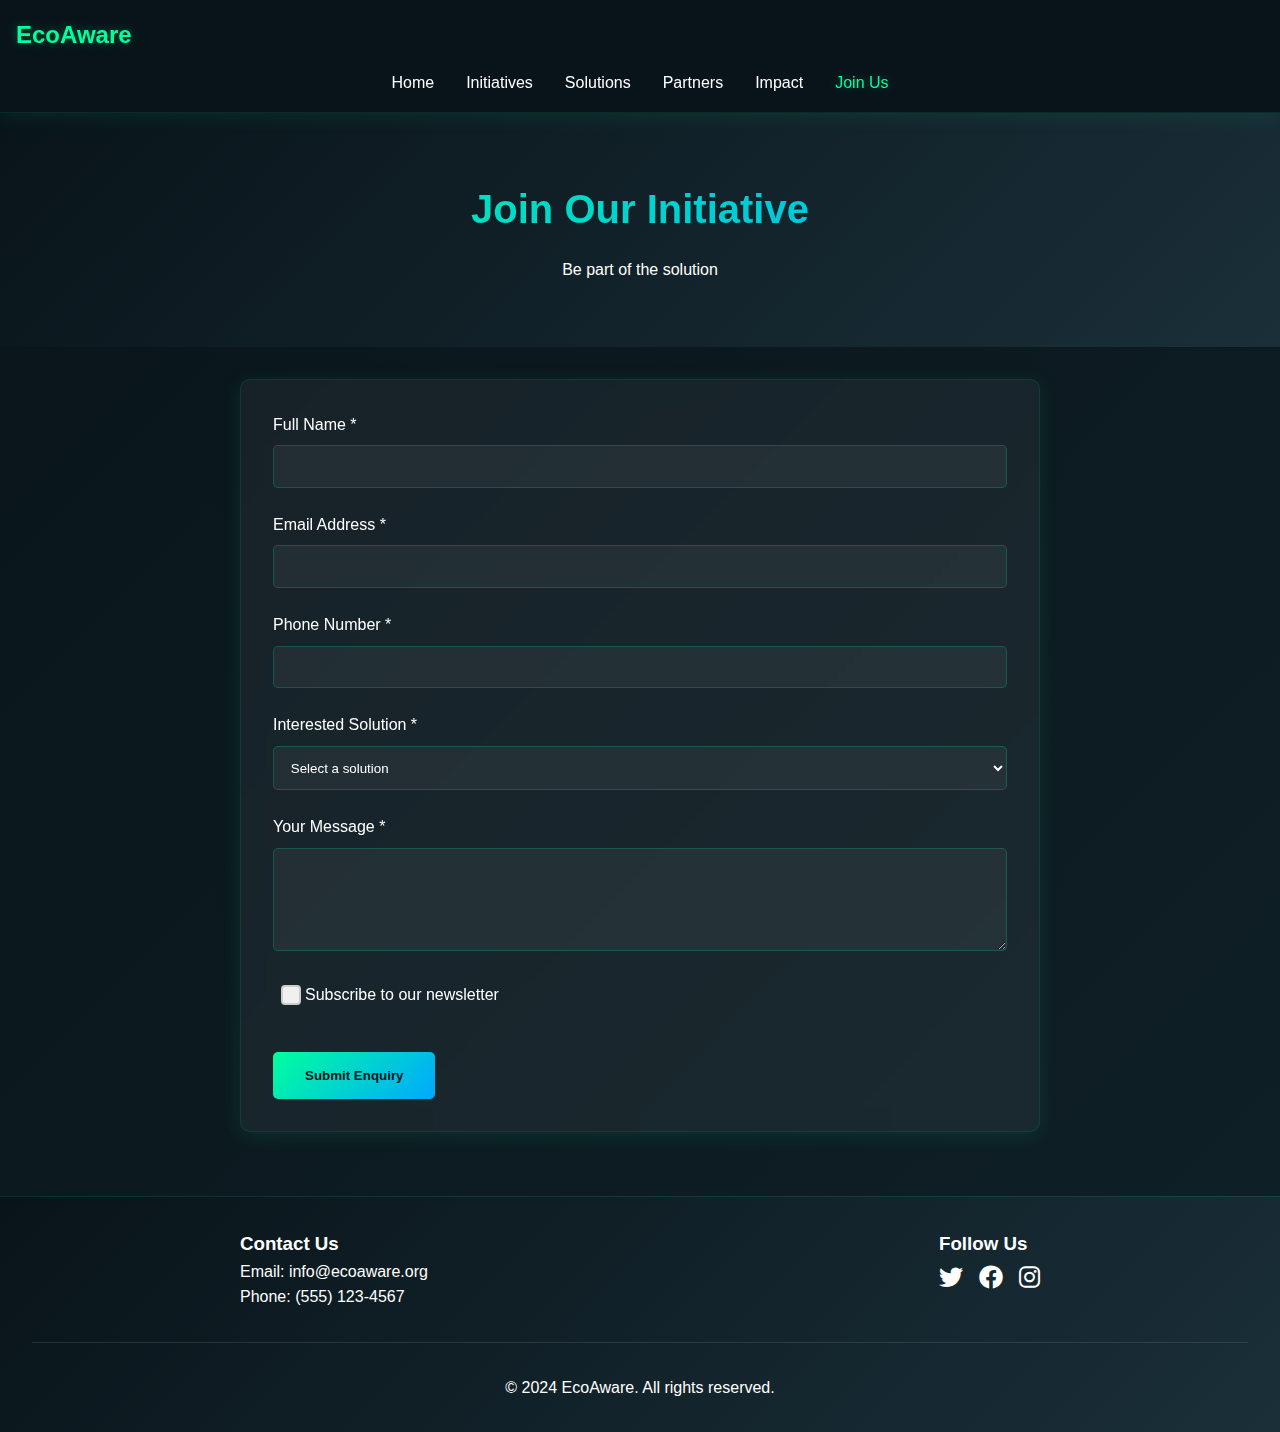
<file: enquiry.html>
<!DOCTYPE html>
<html lang="en">

<head>
    <meta charset="UTF-8">
    <meta name="viewport" content="width=device-width, initial-scale=1.0">
    <title>Join Us - Sustainability Awareness Hub</title>
    <link rel="stylesheet" href="style.css">
    <link rel="stylesheet" href="https://cdnjs.cloudflare.com/ajax/libs/font-awesome/6.0.0/css/all.min.css">
</head>

<body>
    <nav>
        <div class="logo">EcoAware</div>
        <ul>
            <li><a href="index.html">Home</a></li>
            <li><a href="initiatives.html">Initiatives</a></li>
            <li><a href="initiatives2.html">Solutions</a></li>
            <li><a href="partners.html">Partners</a></li>
            <li><a href="impact.html">Impact</a></li>
            <li><a href="enquiry.html" class="active">Join Us</a></li>
        </ul>
    </nav>

    <main class="enquiry-page">
        <section class="page-header">
            <h1>Join Our Initiative</h1>
            <p>Be part of the solution</p>
        </section>

        <section class="enquiry-form">
            <form id="contactForm" onsubmit="return validateAndSubmit(event)">
                <div class="form-group">
                    <label for="name">Full Name *</label>
                    <input type="text" id="name" name="name" required>
                </div>

                <div class="form-group">
                    <label for="email">Email Address *</label>
                    <input type="email" id="email" name="email" required>
                </div>

                <div class="form-group">
                    <label for="phone">Phone Number *</label>
                    <input type="tel" id="phone" name="phone" required>
                </div>

                <div class="form-group">
                    <label for="solution">Interested Solution *</label>
                    <select id="solution" name="solution" required>
                        <option class="select-option" value="">Select a solution</option>
                        <option class="select-option" value="renewable">Renewable Energy</option>
                        <option class="select-option" value="waste">Waste Management</option>
                        <option class="select-option" value="education">Environmental Education</option>
                        <option class="select-option" value="community">Community Projects</option>
                    </select>
                </div>

                <div class="form-group">
                    <label for="message">Your Message *</label>
                    <textarea id="message" name="message" rows="5" required></textarea>
                </div>

                <div class="form-group">
                    <label class="custom-checkbox">
                        <input type="checkbox" id="newsletter" name="newsletter">
                        <span class="checkmark"></span>
                        Subscribe to our newsletter
                    </label>
                </div>

                <button type="submit" class="cta-button">Submit Enquiry</button>
            </form>
        </section>
    </main>

    <footer>
        <div class="footer-content">
            <div class="footer-section">
                <h3>Contact Us</h3>
                <p>Email: info@ecoaware.org</p>
                <p>Phone: (555) 123-4567</p>
            </div>
            <div class="footer-section">
                <h3>Follow Us</h3>
                <div class="social-links">
                    <a href="#"><i class="fab fa-twitter"></i></a>
                    <a href="#"><i class="fab fa-facebook"></i></a>
                    <a href="#"><i class="fab fa-instagram"></i></a>
                </div>
            </div>
        </div>
        <div class="footer-bottom">
            <p>&copy; 2024 EcoAware. All rights reserved.</p>
        </div>
    </footer>

    <script src="script.js"></script>
</body>

</html>
</file>
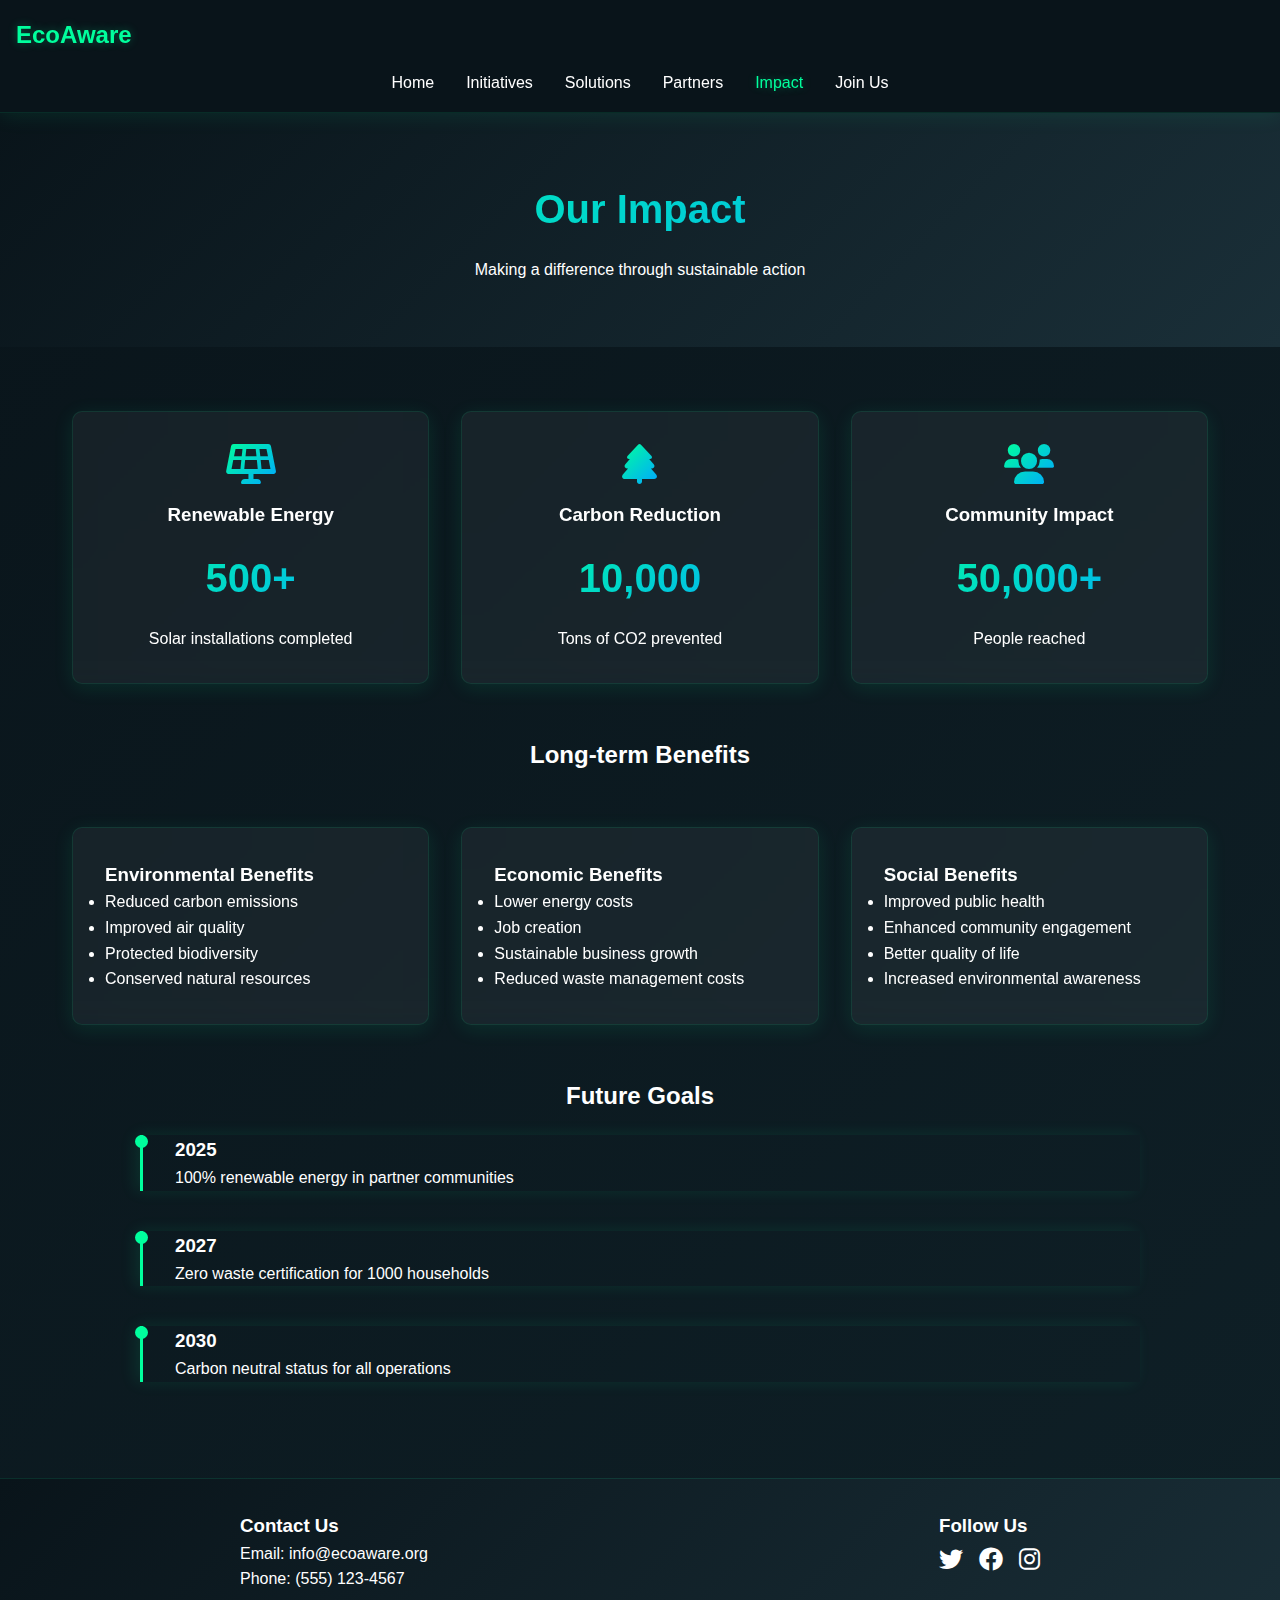
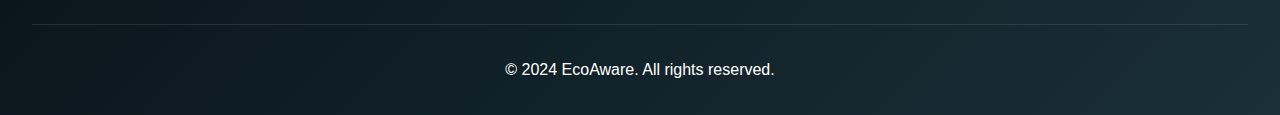
<file: impact.html>
<!DOCTYPE html>
<html lang="en">

<head>
    <meta charset="UTF-8">
    <meta name="viewport" content="width=device-width, initial-scale=1.0">
    <title>Our Impact - Sustainability Awareness Hub</title>
    <link rel="stylesheet" href="style.css">
    <link rel="stylesheet" href="https://cdnjs.cloudflare.com/ajax/libs/font-awesome/6.0.0/css/all.min.css">
</head>

<body>
    <nav>
        <div class="logo">EcoAware</div>
        <ul>
            <li><a href="index.html">Home</a></li>
            <li><a href="initiatives.html">Initiatives</a></li>
            <li><a href="initiatives2.html">Solutions</a></li>
            <li><a href="partners.html">Partners</a></li>
            <li><a href="impact.html" class="active">Impact</a></li>
            <li><a href="enquiry.html">Join Us</a></li>
        </ul>
    </nav>

    <main class="impact-page">
        <section class="page-header">
            <h1>Our Impact</h1>
            <p>Making a difference through sustainable action</p>
        </section>

        <section class="impact-stats">
            <div class="stat-card">
                <i class="fas fa-solar-panel"></i>
                <h3>Renewable Energy</h3>
                <p class="stat-number">500+</p>
                <p>Solar installations completed</p>
            </div>
            <div class="stat-card">
                <i class="fas fa-tree"></i>
                <h3>Carbon Reduction</h3>
                <p class="stat-number">10,000</p>
                <p>Tons of CO2 prevented</p>
            </div>
            <div class="stat-card">
                <i class="fas fa-users"></i>
                <h3>Community Impact</h3>
                <p class="stat-number">50,000+</p>
                <p>People reached</p>
            </div>
        </section>

        <section class="impact-details">
            <h2 class="center">Long-term Benefits</h2>
            <div class="benefits-grid">
                <div class="benefit-card">
                    <h3>Environmental Benefits</h3>
                    <ul>
                        <li>Reduced carbon emissions</li>
                        <li>Improved air quality</li>
                        <li>Protected biodiversity</li>
                        <li>Conserved natural resources</li>
                    </ul>
                </div>
                <div class="benefit-card">
                    <h3>Economic Benefits</h3>
                    <ul>
                        <li>Lower energy costs</li>
                        <li>Job creation</li>
                        <li>Sustainable business growth</li>
                        <li>Reduced waste management costs</li>
                    </ul>
                </div>
                <div class="benefit-card">
                    <h3>Social Benefits</h3>
                    <ul>
                        <li>Improved public health</li>
                        <li>Enhanced community engagement</li>
                        <li>Better quality of life</li>
                        <li>Increased environmental awareness</li>
                    </ul>
                </div>
            </div>
        </section>

        <section class="future-goals">
            <h2 class="center">Future Goals</h2>
            <div class="goals-timeline">
                <div class="goal">
                    <h3>2025</h3>
                    <p>100% renewable energy in partner communities</p>
                </div>
                <div class="goal">
                    <h3>2027</h3>
                    <p>Zero waste certification for 1000 households</p>
                </div>
                <div class="goal">
                    <h3>2030</h3>
                    <p>Carbon neutral status for all operations</p>
                </div>
            </div>
        </section>
    </main>

    <footer>
        <div class="footer-content">
            <div class="footer-section">
                <h3>Contact Us</h3>
                <p>Email: info@ecoaware.org</p>
                <p>Phone: (555) 123-4567</p>
            </div>
            <div class="footer-section">
                <h3>Follow Us</h3>
                <div class="social-links">
                    <a href="#"><i class="fab fa-twitter"></i></a>
                    <a href="#"><i class="fab fa-facebook"></i></a>
                    <a href="#"><i class="fab fa-instagram"></i></a>
                </div>
            </div>
        </div>
        <div class="footer-bottom">
            <p>&copy; 2024 EcoAware. All rights reserved.</p>
        </div>
    </footer>
</body>

</html>
</file>
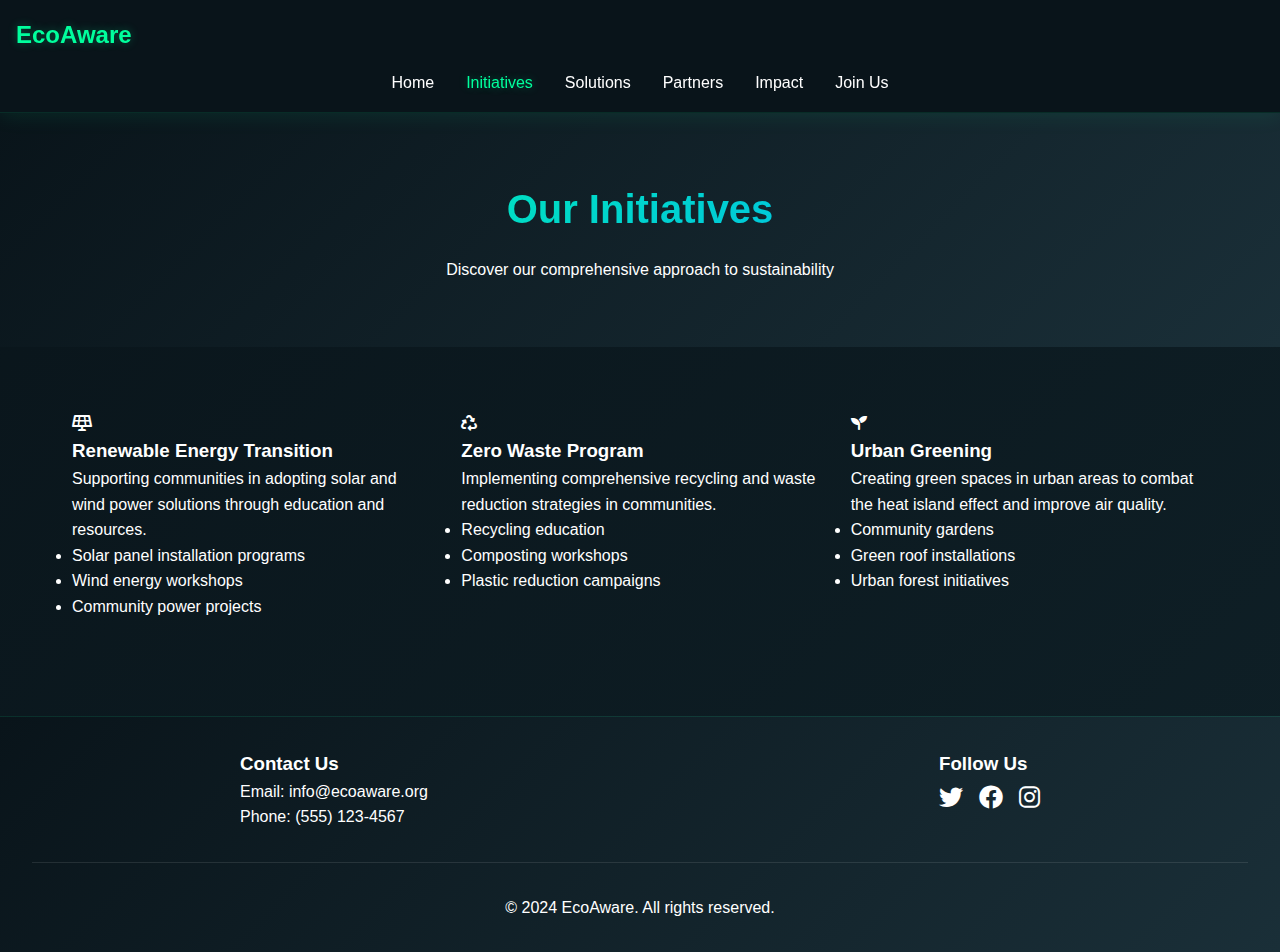
<file: initiatives.html>
<!DOCTYPE html>
<html lang="en">
<head>
    <meta charset="UTF-8">
    <meta name="viewport" content="width=device-width, initial-scale=1.0">
    <title>Our Initiatives - Sustainability Awareness Hub</title>
    <link rel="stylesheet" href="style.css">
    <link rel="stylesheet" href="https://cdnjs.cloudflare.com/ajax/libs/font-awesome/6.0.0/css/all.min.css">
</head>
<body>
    <nav>
        <div class="logo">EcoAware</div>
        <ul>
            <li><a href="index.html">Home</a></li>
            <li><a href="initiatives.html" class="active">Initiatives</a></li>
            <li><a href="initiatives2.html">Solutions</a></li>
            <li><a href="partners.html">Partners</a></li>
            <li><a href="impact.html">Impact</a></li>
            <li><a href="enquiry.html">Join Us</a></li>
        </ul>
    </nav>

    <main class="initiatives-page">
        <section class="page-header">
            <h1>Our Initiatives</h1>
            <p>Discover our comprehensive approach to sustainability</p>
        </section>

        <section class="initiatives-grid">
            <div class="initiative-card">
                <i class="fas fa-solar-panel"></i>
                <h3>Renewable Energy Transition</h3>
                <p>Supporting communities in adopting solar and wind power solutions through education and resources.</p>
                <ul>
                    <li>Solar panel installation programs</li>
                    <li>Wind energy workshops</li>
                    <li>Community power projects</li>
                </ul>
            </div>

            <div class="initiative-card">
                <i class="fas fa-recycle"></i>
                <h3>Zero Waste Program</h3>
                <p>Implementing comprehensive recycling and waste reduction strategies in communities.</p>
                <ul>
                    <li>Recycling education</li>
                    <li>Composting workshops</li>
                    <li>Plastic reduction campaigns</li>
                </ul>
            </div>

            <div class="initiative-card">
                <i class="fas fa-seedling"></i>
                <h3>Urban Greening</h3>
                <p>Creating green spaces in urban areas to combat the heat island effect and improve air quality.</p>
                <ul>
                    <li>Community gardens</li>
                    <li>Green roof installations</li>
                    <li>Urban forest initiatives</li>
                </ul>
            </div>
        </section>
    </main>

    <footer>
        <div class="footer-content">
            <div class="footer-section">
                <h3>Contact Us</h3>
                <p>Email: info@ecoaware.org</p>
                <p>Phone: (555) 123-4567</p>
            </div>
            <div class="footer-section">
                <h3>Follow Us</h3>
                <div class="social-links">
                    <a href="#"><i class="fab fa-twitter"></i></a>
                    <a href="#"><i class="fab fa-facebook"></i></a>
                    <a href="#"><i class="fab fa-instagram"></i></a>
                </div>
            </div>
        </div>
        <div class="footer-bottom">
            <p>&copy; 2024 EcoAware. All rights reserved.</p>
        </div>
    </footer>
</body>
</html>
</file>
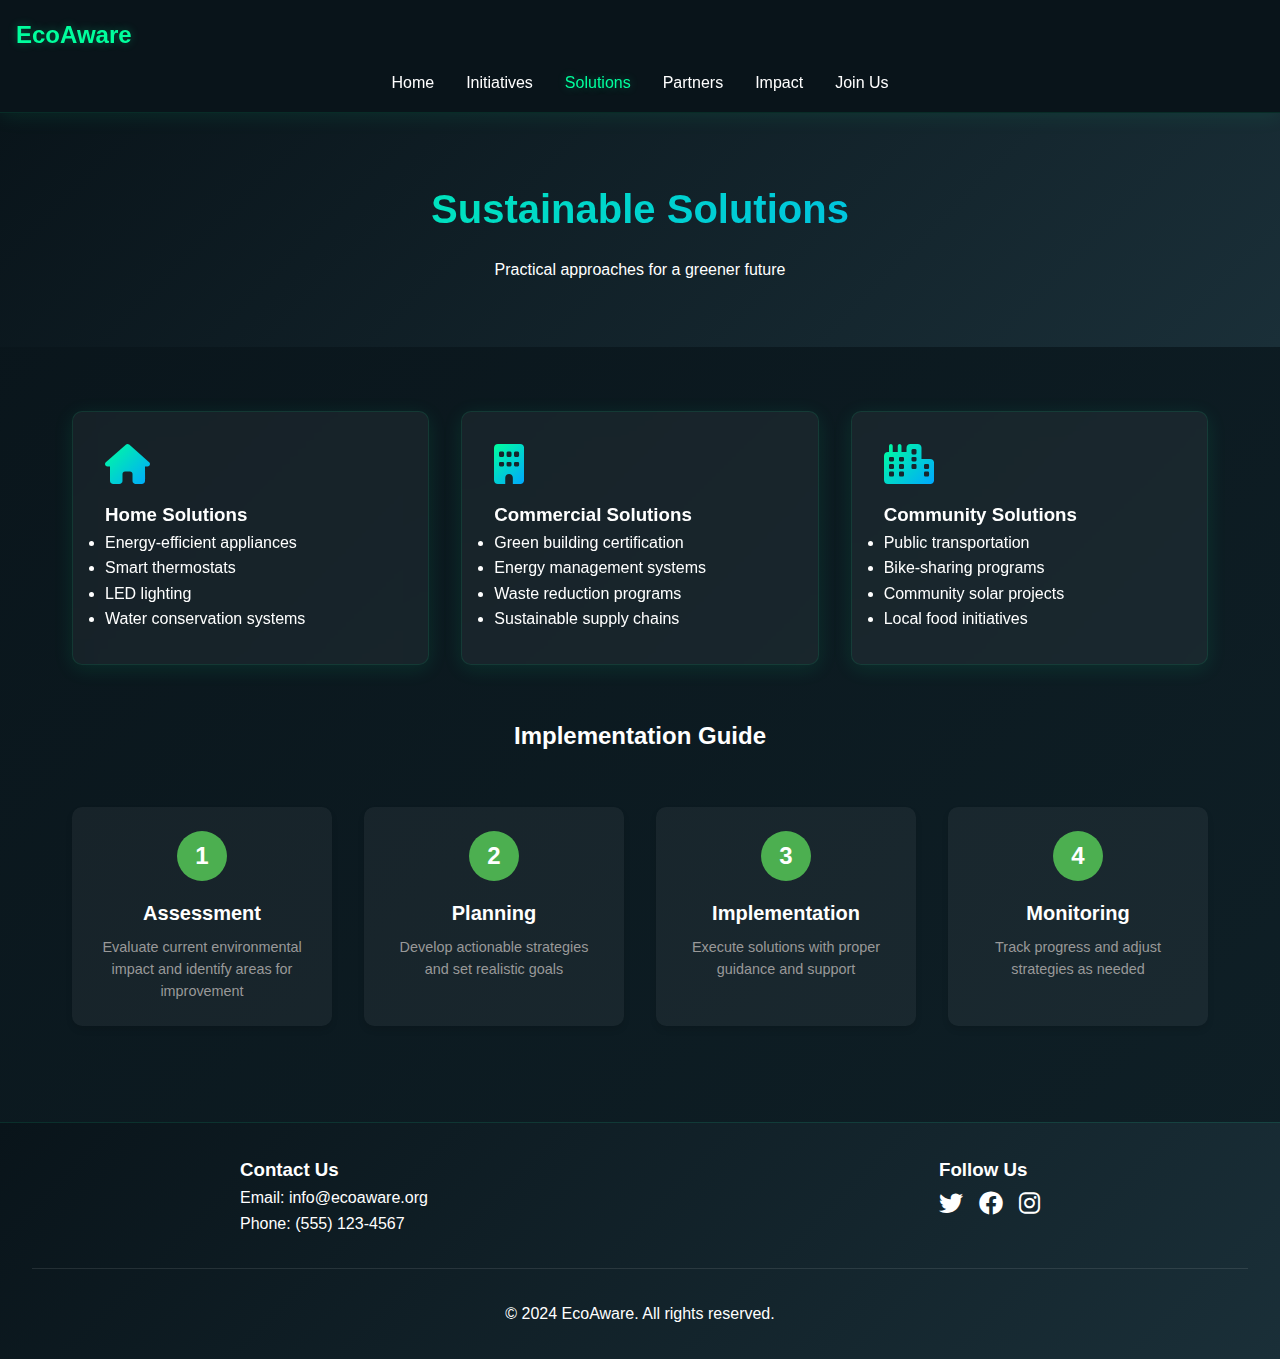
<file: initiatives2.html>
<!DOCTYPE html>
<html lang="en">

<head>
    <meta charset="UTF-8">
    <meta name="viewport" content="width=device-width, initial-scale=1.0">
    <title>Sustainable Solutions - Sustainability Awareness Hub</title>
    <link rel="stylesheet" href="style.css">
    <link rel="stylesheet" href="https://cdnjs.cloudflare.com/ajax/libs/font-awesome/6.0.0/css/all.min.css">
</head>

<body>
    <nav>
        <div class="logo">EcoAware</div>
        <ul>
            <li><a href="index.html">Home</a></li>
            <li><a href="initiatives.html">Initiatives</a></li>
            <li><a href="initiatives2.html" class="active">Solutions</a></li>
            <li><a href="partners.html">Partners</a></li>
            <li><a href="impact.html">Impact</a></li>
            <li><a href="enquiry.html">Join Us</a></li>
        </ul>
    </nav>

    <main class="solutions-page">
        <section class="page-header">
            <h1>Sustainable Solutions</h1>
            <p>Practical approaches for a greener future</p>
        </section>

        <section class="solutions-grid">
            <div class="solution-card">
                <i class="fas fa-home"></i>
                <h3>Home Solutions</h3>
                <div class="solution-content">
                    <ul>
                        <li>Energy-efficient appliances</li>
                        <li>Smart thermostats</li>
                        <li>LED lighting</li>
                        <li>Water conservation systems</li>
                    </ul>
                </div>
            </div>

            <div class="solution-card">
                <i class="fas fa-building"></i>
                <h3>Commercial Solutions</h3>
                <div class="solution-content">
                    <ul>
                        <li>Green building certification</li>
                        <li>Energy management systems</li>
                        <li>Waste reduction programs</li>
                        <li>Sustainable supply chains</li>
                    </ul>
                </div>
            </div>

            <div class="solution-card">
                <i class="fas fa-city"></i>
                <h3>Community Solutions</h3>
                <div class="solution-content">
                    <ul>
                        <li>Public transportation</li>
                        <li>Bike-sharing programs</li>
                        <li>Community solar projects</li>
                        <li>Local food initiatives</li>
                    </ul>
                </div>
            </div>
        </section>

        <section class="implementation-guide">
            <h2 class="center">Implementation Guide</h2>
            <div class="guide-steps">
                <div class="step">
                    <span class="step-number">1</span>
                    <h4>Assessment</h4>
                    <p>Evaluate current environmental impact and identify areas for improvement</p>
                </div>
                <div class="step">
                    <span class="step-number">2</span>
                    <h4>Planning</h4>
                    <p>Develop actionable strategies and set realistic goals</p>
                </div>
                <div class="step">
                    <span class="step-number">3</span>
                    <h4>Implementation</h4>
                    <p>Execute solutions with proper guidance and support</p>
                </div>
                <div class="step">
                    <span class="step-number">4</span>
                    <h4>Monitoring</h4>
                    <p>Track progress and adjust strategies as needed</p>
                </div>
            </div>
        </section>
    </main>

    <footer>
        <div class="footer-content">
            <div class="footer-section">
                <h3>Contact Us</h3>
                <p>Email: info@ecoaware.org</p>
                <p>Phone: (555) 123-4567</p>
            </div>
            <div class="footer-section">
                <h3>Follow Us</h3>
                <div class="social-links">
                    <a href="#"><i class="fab fa-twitter"></i></a>
                    <a href="#"><i class="fab fa-facebook"></i></a>
                    <a href="#"><i class="fab fa-instagram"></i></a>
                </div>
            </div>
        </div>
        <div class="footer-bottom">
            <p>&copy; 2024 EcoAware. All rights reserved.</p>
        </div>
    </footer>
</body>

</html>
</file>
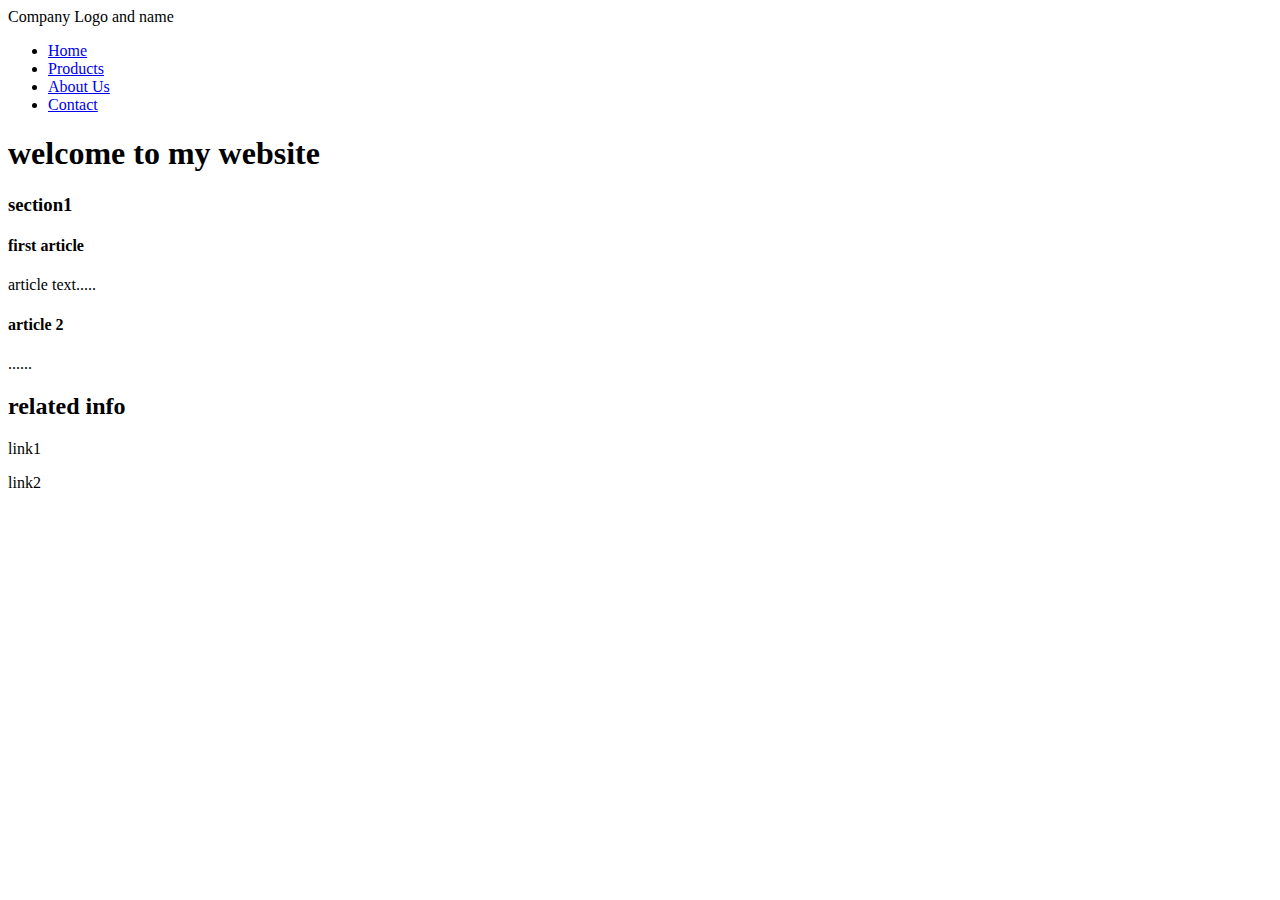
<file: projectweb.html>
<!DOCTYPE html>
<html lang="en">
<head>
    <meta charset="UTF-8">
    <meta name="viewport" content="width=device-width, initial-scale=1.0">
    <title>Lesson 6</title>
</head>
<body>
    <header> Company Logo and name
    <nav>
        <ul>
            <li><a href="#">Home</a></li>
            <li><a href="#">Products</a></li>
            <li><a href="#">About Us</a></li>
            <li><a href="#">Contact</a></li>
        </ul>
    </nav>
    </header>
    <main role="main">
        <h1> welcome to my website </h1>
        <section>
            <h3>section1</h3>
            <article>
             <header>  
                <h4>first article</h4>
            </header>  
                <p>article text.....</p>
            </article>
            <article>
                <h4>article 2</h4>
                <p>......</p>
            </article>
    </main>
    <aside>
        <H2>related info</H2>
        <p>link1</p>
        <p>link2</p>
        <p></p>
    </aside>
    <footer>
        <P>
</body>
</html>
</file>
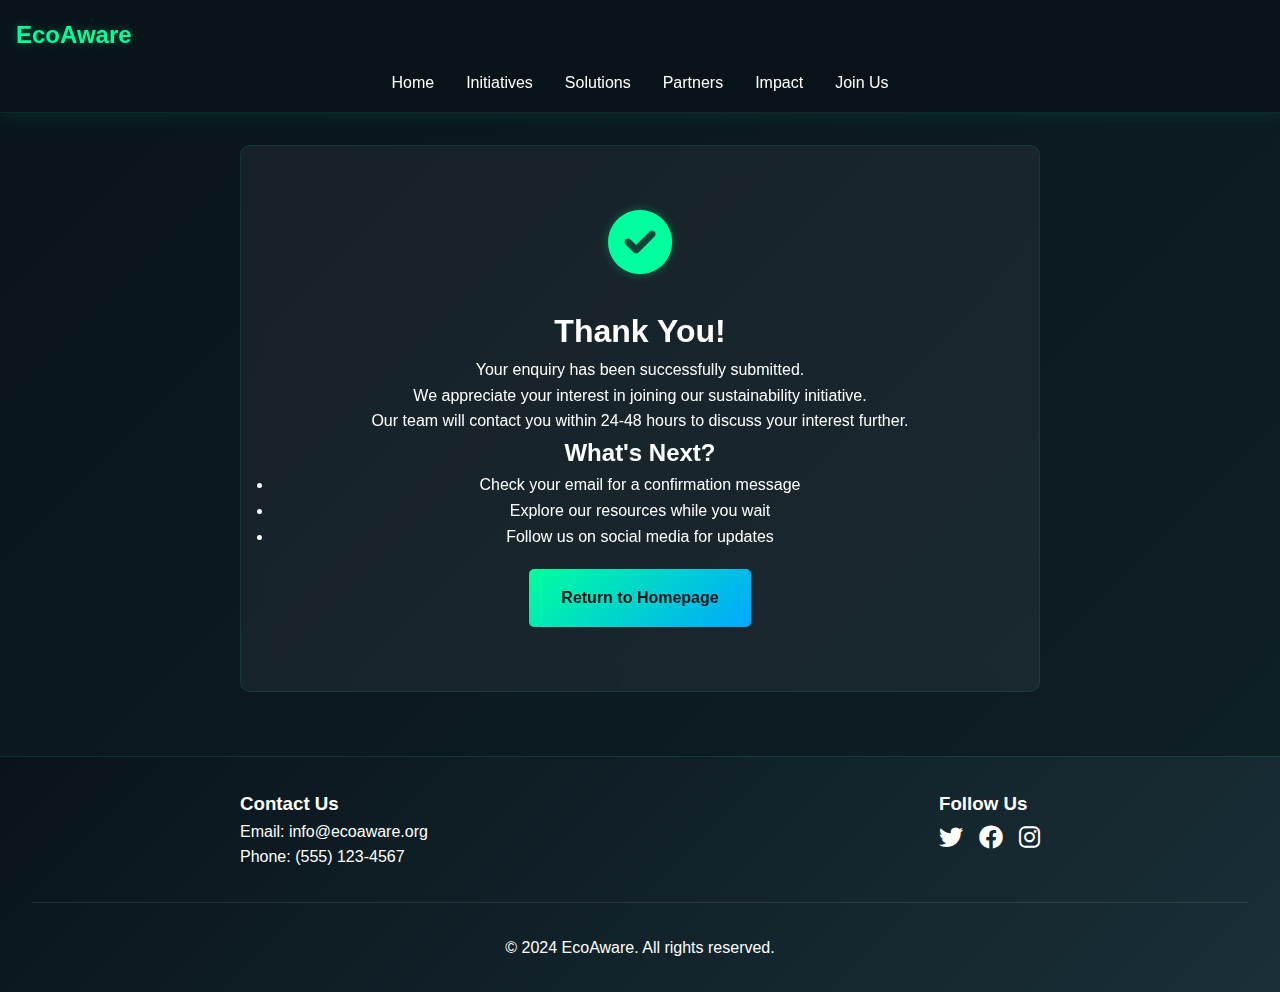
<file: success.html>
<!DOCTYPE html>
<html lang="en">
<head>
    <meta charset="UTF-8">
    <meta name="viewport" content="width=device-width, initial-scale=1.0">
    <title>Submission Success - Sustainability Awareness Hub</title>
    <link rel="stylesheet" href="style.css">
    <link rel="stylesheet" href="https://cdnjs.cloudflare.com/ajax/libs/font-awesome/6.0.0/css/all.min.css">
</head>
<body>
    <nav>
        <div class="logo">EcoAware</div>
        <ul>
            <li><a href="index.html">Home</a></li>
            <li><a href="initiatives.html">Initiatives</a></li>
            <li><a href="initiatives2.html">Solutions</a></li>
            <li><a href="partners.html">Partners</a></li>
            <li><a href="impact.html">Impact</a></li>
            <li><a href="enquiry.html">Join Us</a></li>
        </ul>
    </nav>

    <main class="success-page">
        <section class="success-message">
            <i class="fas fa-check-circle"></i>
            <h1>Thank You!</h1>
            <p>Your enquiry has been successfully submitted.</p>
            <div class="submission-details">
                <p>We appreciate your interest in joining our sustainability initiative.</p>
                <p>Our team will contact you within 24-48 hours to discuss your interest further.</p>
            </div>
            <div class="next-steps">
                <h2>What's Next?</h2>
                <ul>
                    <li>Check your email for a confirmation message</li>
                    <li>Explore our resources while you wait</li>
                    <li>Follow us on social media for updates</li>
                </ul>
            </div>
            <a href="index.html" class="cta-button">Return to Homepage</a>
        </section>
    </main>

    <footer>
        <div class="footer-content">
            <div class="footer-section">
                <h3>Contact Us</h3>
                <p>Email: info@ecoaware.org</p>
                <p>Phone: (555) 123-4567</p>
            </div>
            <div class="footer-section">
                <h3>Follow Us</h3>
                <div class="social-links">
                    <a href="#"><i class="fab fa-twitter"></i></a>
                    <a href="#"><i class="fab fa-facebook"></i></a>
                    <a href="#"><i class="fab fa-instagram"></i></a>
                </div>
            </div>
        </div>
        <div class="footer-bottom">
            <p>&copy; 2024 EcoAware. All rights reserved.</p>
        </div>
    </footer>
</body>
</html>
</file>
<file: style.css>
/* Global Styles */
:root {
  --primary-color: #00ff9d;
  --secondary-color: #00cc7e;
  --dark-color: #09141a;
  --light-color: #ffffff;
  --danger-color: #ff4757;
  --success-color: #00ff9d;
  --accent-color: #00a8ff;
  --max-width: 1200px;
  --gradient-primary: linear-gradient(135deg, #00ff9d 0%, #00a8ff 100%);
  --gradient-dark: linear-gradient(135deg, #09141a 0%, #1a2f38 100%);
}

* {
  margin: 0;
  padding: 0;
  box-sizing: border-box;
}

body {
  font-family: "Inter", sans-serif;
  line-height: 1.6;
  background-color: var(--dark-color);
  background-image: linear-gradient(135deg, #09141a 0%, #0f2027 100%);
  color: var(--light-color);
  min-height: 100vh;
}

/* Grid Layouts */
.grid-container,
.solutions-grid,
.partners-grid,
.benefits-grid,
.initiatives-grid {
  display: grid;
  grid-template-columns: repeat(3, 1fr);
  gap: 2rem;
  padding: 2rem;
  max-width: var(--max-width);
  margin: 0 auto;
}

/* Navigation */
nav {
  background: rgba(9, 20, 26, 0.95);
  backdrop-filter: blur(10px);
  padding: 1rem;
  box-shadow: 0 2px 20px rgba(0, 255, 157, 0.1);
  position: sticky;
  top: 0;
  z-index: 1000;
  border-bottom: 1px solid rgba(0, 255, 157, 0.1);
}

nav .logo {
  font-size: 1.5rem;
  font-weight: bold;
  color: var(--primary-color);
  text-shadow: 0 0 10px rgba(0, 255, 157, 0.3);
}

nav ul {
  list-style: none;
  display: flex;
  justify-content: center;
  gap: 2rem;
  margin-top: 1rem;
}

nav a {
  text-decoration: none;
  color: var(--light-color);
  font-weight: 500;
  transition: color 0.3s ease;
}

nav a:hover,
nav a.active {
  color: var(--primary-color);
  text-shadow: 0 0 10px rgba(0, 255, 157, 0.3);
}

/* Hero Section */
.hero {
  background: linear-gradient(rgba(9, 20, 26, 0.1), rgba(9, 20, 26, 0.7)),
    url("./images/background.webp");
  background-size: cover;
  background-position: center;
  color: white;
  text-align: center;
  padding: 8rem 2rem;
  position: relative;
  overflow: hidden;
}

.hero::before {
  content: "";
  position: absolute;
  top: 0;
  left: 0;
  right: 0;
  bottom: 0;
  background: var(--gradient-dark);
  opacity: 0.7;
}

.hero-content {
  position: relative;
  z-index: 1;
}

.hero-text-content {
  max-width: 1000px;
  margin: auto;
  display: flex;
  flex-direction: column;
  gap: 1.25rem;
  text-align: justify;
}

.hero-content h1 {
  font-size: 3rem;
  margin-bottom: 1rem;
  background: var(--gradient-primary);
  -webkit-background-clip: text;
  -webkit-text-fill-color: transparent;
  text-shadow: 0 0 20px rgba(0, 255, 157, 0.3);
}

.center {
  margin-top: 20px;
  margin-bottom: 20px;
  text-align: center;
}

/* Cards */
.info-card,
.solution-card,
.partner-card,
.stat-card,
.benefit-card {
  background: rgba(255, 255, 255, 0.05);
  padding: 2rem;
  border-radius: 10px;
  box-shadow: 0 4px 20px rgba(0, 255, 157, 0.1);
  border: 1px solid rgba(0, 255, 157, 0.1);
  backdrop-filter: blur(10px);
  transition: transform 0.3s ease, box-shadow 0.3s ease;
  height: 100%;
}

.info-card:hover,
.solution-card:hover,
.partner-card:hover {
  transform: translateY(-5px);
  box-shadow: 0 8px 30px rgba(0, 255, 157, 0.2);
}

.image-wrapper {
  width: 100%;
  height: 200px; /* Set a consistent height */
  overflow: hidden;
  display: flex;
  justify-content: center;
  align-items: center;
  background-color: #f0f0f0; /* Optional background color */
}

/* Style the image to fit the container */
.image-wrapper img {
  width: 100%;
  height: 100%;
  object-fit: cover; /* Maintain aspect ratio while filling the space */
}

.info-card i,
.solution-card i,
.stat-card i {
  font-size: 2.5rem;
  background: var(--gradient-primary);
  -webkit-background-clip: text;
  -webkit-text-fill-color: transparent;
  margin-bottom: 1rem;
}

/* Section Headers */
.page-header {
  text-align: center;
  padding: 4rem 2rem;
  background: var(--gradient-dark);
  margin-bottom: 2rem;
}

.page-header h1 {
  font-size: 2.5rem;
  margin-bottom: 1rem;
  background: var(--gradient-primary);
  -webkit-background-clip: text;
  -webkit-text-fill-color: transparent;
}

/* Buttons */
.cta-button {
  display: inline-block;
  padding: 1rem 2rem;
  background: var(--gradient-primary);
  color: var(--dark-color);
  text-decoration: none;
  border-radius: 5px;
  font-weight: bold;
  transition: transform 0.3s ease, box-shadow 0.3s ease;
  border: none;
  cursor: pointer;
  margin-top: 20px;
}

.cta-button:hover {
  transform: translateY(-2px);
  box-shadow: 0 5px 15px rgba(0, 255, 157, 0.3);
}

/* Form Styles */
.enquiry-form {
  max-width: 800px;
  margin: 2rem auto;
  padding: 2rem;
  background: rgba(255, 255, 255, 0.05);
  border-radius: 10px;
  box-shadow: 0 4px 20px rgba(0, 255, 157, 0.1);
  border: 1px solid rgba(0, 255, 157, 0.1);
  backdrop-filter: blur(10px);
}

.form-group {
  margin-bottom: 1.5rem;
}

.form-group label {
  display: block;
  margin-bottom: 0.5rem;
  color: var(--light-color);
}

.form-group input,
.form-group select,
.form-group textarea {
  width: 100%;
  padding: 0.8rem;
  background: rgba(255, 255, 255, 0.05);
  border: 1px solid rgba(0, 255, 157, 0.2);
  border-radius: 5px;
  color: var(--light-color);
  transition: border-color 0.3s ease, box-shadow 0.3s ease;
}

.form-group input:focus,
.form-group select:focus,
.form-group textarea:focus {
  outline: none;
  border-color: var(--primary-color);
  box-shadow: 0 0 10px rgba(0, 255, 157, 0.2);
}

.select-option {
  color: black;
}

.custom-checkbox {
  display: flex;
  align-items: center;
  cursor: pointer;
  font-size: 1rem;
  color: #333;
  position: relative;
  padding-left: 2rem; /* Adjust for the checkbox */
}

.custom-checkbox input[type="checkbox"] {
  position: absolute;
  opacity: 0; /* Hide the default checkbox */
  cursor: pointer;
}

.custom-checkbox .checkmark {
  position: absolute;
  left: 0;
  top: 50%;
  transform: translateY(-50%);
  width: 20px;
  height: 20px;
  background-color: #f0f0f0; /* Default background */
  border: 2px solid #ccc;
  border-radius: 4px; /* Slightly rounded edges */
  transition: all 0.3s ease;
}

.custom-checkbox input[type="checkbox"]:checked + .checkmark {
  background-color: #4caf50; /* Checked background color */
  border-color: #4caf50;
}

.custom-checkbox input[type="checkbox"]:checked + .checkmark::after {
  content: "";
  position: absolute;
  left: 5px;
  width: 6px;
  height: 12px;
  border: solid white;
  border-width: 0 2px 2px 0;
  transform: rotate(45deg);
}

.custom-checkbox:hover .checkmark {
  border-color: #888; /* Slightly darker border on hover */
}

.custom-checkbox span {
  margin-left: 0.5rem;
}

/* Success Page */
.success-message {
  text-align: center;
  padding: 4rem 2rem;
  background: rgba(255, 255, 255, 0.05);
  border: 1px solid rgba(0, 255, 157, 0.1);
  backdrop-filter: blur(10px);
  max-width: 800px;
  margin: 2rem auto;
  border-radius: 10px;
}

.success-message i {
  font-size: 4rem;
  color: var(--primary-color);
  text-shadow: 0 0 10px rgba(0, 255, 157, 0.3);
  margin-bottom: 2rem;
}

/* Footer */
footer {
  background: var(--gradient-dark);
  color: var(--light-color);
  padding: 2rem;
  margin-top: 4rem;
  border-top: 1px solid rgba(0, 255, 157, 0.1);
}

.footer-content {
  max-width: 800px;
  margin: 0 auto;
  display: flex;
  justify-content: space-between;
  gap: 2rem;
}

.social-links {
  display: flex;
  gap: 1rem;
}

.social-links a {
  color: var(--light-color);
  font-size: 1.5rem;
  transition: color 0.3s ease;
}

.social-links a:hover {
  color: var(--primary-color);
}

.footer-bottom {
  text-align: center;
  margin-top: 2rem;
  padding-top: 2rem;
  border-top: 1px solid rgba(255, 255, 255, 0.1);
}

/* Stats */
.stat-number {
  background: var(--gradient-primary);
  -webkit-background-clip: text;
  -webkit-text-fill-color: transparent;
  font-size: 2.5rem;
  font-weight: bold;
  margin: 1rem 0;
}

/* Timeline */

.goals-timeline {
  max-width: 1000px;
  margin: auto;
  display: flex;
  flex-direction: column;
  gap: 0.5rem;
}

.goal {
  border-left: 3px solid var(--primary-color);
  padding-left: 2rem;
  margin-bottom: 2rem;
  position: relative;
  box-shadow: -5px 0 15px rgba(0, 255, 157, 0.1);
}

.goal::before {
  content: "";
  position: absolute;
  left: -8px;
  top: 0;
  width: 13px;
  height: 13px;
  background: var(--primary-color);
  border-radius: 50%;
}

/* Responsive Design */
@media (max-width: 768px) {
  nav ul {
    flex-direction: column;
    text-align: center;
  }

  .hero-content h1 {
    font-size: 2rem;
  }

  .grid-container,
  .solutions-grid,
  .partners-grid,
  .benefits-grid,
  .initiatives-grid,
  .footer-content {
    grid-template-columns: 1fr;
  }
}

.impact-stats {
  display: grid;
  grid-template-columns: repeat(3, 1fr);
  gap: 2rem;
  padding: 2rem;
  max-width: var(--max-width);
  margin: 0 auto;
}

.stat-card {
  background: rgba(255, 255, 255, 0.05);
  padding: 2rem;
  border-radius: 10px;
  box-shadow: 0 4px 20px rgba(0, 255, 157, 0.1);
  border: 1px solid rgba(0, 255, 157, 0.1);
  backdrop-filter: blur(10px);
  transition: transform 0.3s ease, box-shadow 0.3s ease;
  height: 100%;
  text-align: center;
}

.stat-card:hover {
  transform: translateY(-5px);
  box-shadow: 0 8px 30px rgba(0, 255, 157, 0.2);
}

.guide-steps {
  display: flex;
  flex-wrap: wrap; /* Ensure responsiveness */
  gap: 2rem; /* Space between steps */
  max-width: 1200px;
  margin: auto;
  padding: 2rem;
}

.step {
  flex: 1 1 calc(25% - 2rem); /* Adjust to fit 4 items in a row; responsive */
  background: rgba(255, 255, 255, 0.05);
  border-radius: 10px;
  padding: 1.5rem;
  text-align: center;
  box-shadow: 0 4px 6px rgba(0, 0, 0, 0.1);
  transition: transform 0.3s, box-shadow 0.3s;
}

.step:hover {
  transform: translateY(-5px);
  box-shadow: 0 6px 12px rgba(0, 0, 0, 0.15);
}

.step-number {
  display: inline-block;
  width: 50px;
  height: 50px;
  line-height: 50px;
  font-size: 1.5rem;
  font-weight: bold;
  color: #fff;
  background-color: #4caf50; /* Accent color for step numbers */
  border-radius: 50%;
  margin-bottom: 1rem;
}

.step h4 {
  font-size: 1.25rem;
  font-weight: bold;
  color: #fff;
  margin-bottom: 0.5rem;
}

.step p {
  font-size: 0.9rem;
  color: #999;
  line-height: 1.5;
}

/* Rest of the styles remain the same */

/* Update responsive design for impact-stats */
@media (max-width: 768px) {
  .impact-stats {
    grid-template-columns: 1fr;
  }
}
</file>
